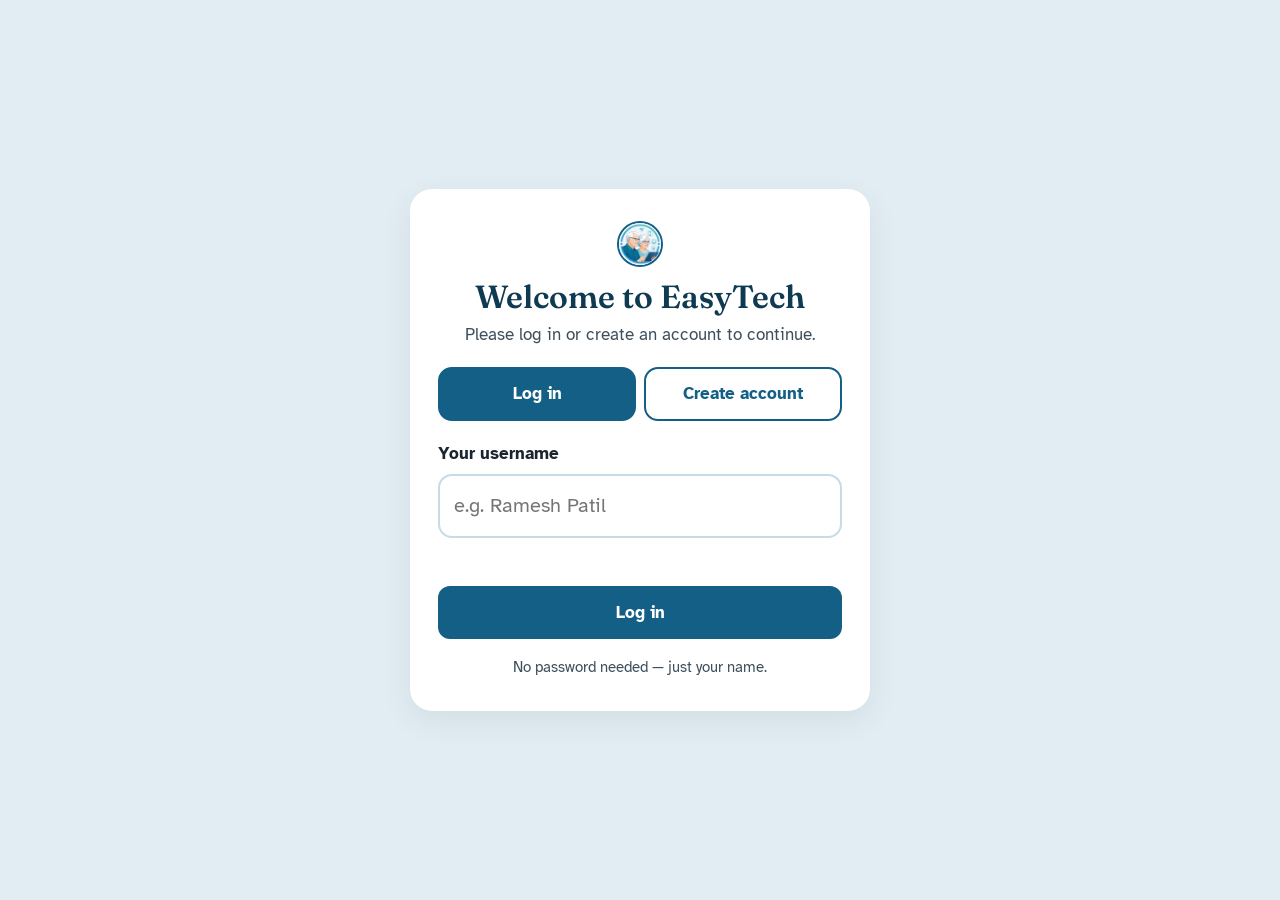
<file: index.html>
<!DOCTYPE html>
<html lang="en"><head><meta charset="UTF-8"><meta http-equiv="refresh" content="0; url=login.html"><title>EasyTech</title></head>
<body><a href="login.html">Continue to EasyTech</a></body></html>
</file>
<file: style.css>
/* ============================================================
   TechSaathi — style.css
   A senior-friendly redesign: high legibility, high contrast,
   large touch targets, calm color, no dead ends.
   ============================================================ */

@import url('https://fonts.googleapis.com/css2?family=Atkinson+Hyperlegible:ital,wght@0,400;0,700;1,400&family=Fraunces:opsz,wght@9..144,500;9..144,600&display=swap');

:root {
  /* --- Color tokens (matched to the brand-icon logo palette) --- */
  --teal-900: #0e3a52;
  --teal-700: #135f85;
  --teal-600: #2f8fb3;
  --sand-50:  #f3f8fb;
  --sand-100: #e2edf3;
  --sand-200: #c7dbe6;
  --ink-900:  #1a2530;
  --ink-700:  #3d4f5c;
  --white:    #ffffff;
  --amber-500:#e2a33d;
  --amber-600:#c9861f;
  --coral-600:#c0392b;
  --coral-700:#9c2d21;
  --focus:    #1a56db;

  /* --- Type scale (rem, base resized by accessibility control) --- */
  --step-0: 1.05rem;
  --step-1: 1.25rem;
  --step-2: 1.6rem;
  --step-3: 2rem;
  --step-4: 2.6rem;

  --radius-md: 14px;
  --radius-lg: 22px;
  --shadow-soft: 0 10px 30px rgba(11, 61, 49, 0.08);
  --shadow-card: 0 6px 18px rgba(28, 38, 34, 0.08);

  --font-body: 'Atkinson Hyperlegible', Arial, sans-serif;
  --font-display: 'Fraunces', Georgia, serif;
}

/* Root font size is scaled by the on-page text-size control */
html {
  font-size: 100%;
}

html.text-lg { font-size: 118%; }
html.text-xl { font-size: 134%; }

/* High-contrast mode */
html.contrast {
  --sand-50: #ffffff;
  --sand-100: #ffffff;
  --sand-200: #000000;
  --ink-900: #000000;
  --ink-700: #000000;
  --teal-700: #003a54;
  --teal-600: #003a54;
  --amber-500: #8a5b00;
  --coral-600: #a3001e;
}

* {
  margin: 0;
  padding: 0;
  box-sizing: border-box;
}

body {
  font-family: var(--font-body);
  background: var(--sand-50);
  color: var(--ink-900);
  line-height: 1.6;
  font-size: var(--step-0);
}

img { max-width: 100%; display: block; }

a { color: inherit; }

h1, h2, h3 { font-family: var(--font-display); color: var(--teal-900); line-height: 1.15; font-weight: 600; }
h1 { font-size: var(--step-4); }
h2 { font-size: var(--step-3); }
h3 { font-size: var(--step-2); }

p { font-size: var(--step-0); color: var(--ink-700); }

.container {
  max-width: 1180px;
  margin: 0 auto;
  padding: 0 24px;
}

/* Respect reduced motion */
@media (prefers-reduced-motion: reduce) {
  * { animation-duration: 0.001ms !important; animation-iteration-count: 1 !important; transition-duration: 0.001ms !important; }
}

/* Strong, visible focus ring everywhere — essential for keyboard & low-vision users */
a:focus-visible,
button:focus-visible,
input:focus-visible,
textarea:focus-visible {
  outline: 3px solid var(--focus);
  outline-offset: 3px;
  border-radius: 6px;
}

/* Skip link */
.skip-link {
  position: absolute;
  left: -999px;
  top: auto;
  background: var(--teal-900);
  color: #fff;
  padding: 14px 20px;
  z-index: 2000;
  border-radius: 0 0 10px 0;
  font-weight: 700;
}
.skip-link:focus {
  left: 0;
  top: 0;
}

/* ============================================================
   Accessibility bar
   ============================================================ */
.a11y-bar {
  background: var(--teal-900);
  color: #fff;
  font-size: 0.9rem;
}
.a11y-bar .container {
  display: flex;
  align-items: center;
  justify-content: flex-end;
  gap: 10px;
  padding-top: 8px;
  padding-bottom: 8px;
  flex-wrap: wrap;
}
.a11y-bar span.a11y-label {
  margin-right: auto;
  font-weight: 700;
  letter-spacing: 0.02em;
}
.a11y-btn {
  background: rgba(255,255,255,0.12);
  border: 1px solid rgba(255,255,255,0.4);
  color: #fff;
  font-family: var(--font-body);
  font-weight: 700;
  padding: 6px 14px;
  border-radius: 8px;
  cursor: pointer;
  font-size: 0.95rem;
  min-height: 40px;
}
.a11y-btn:hover { background: rgba(255,255,255,0.25); }
.a11y-btn[aria-pressed="true"] { background: var(--amber-500); border-color: var(--amber-500); color: var(--ink-900); }

/* ============================================================
   Header / Navigation
   ============================================================ */
#header {
  position: sticky;
  top: 0;
  z-index: 999;
  background: var(--sand-50);
  border-bottom: 1px solid var(--sand-200);
}
#header .container {
  display: flex;
  align-items: center;
  justify-content: space-between;
  padding-top: 14px;
  padding-bottom: 14px;
  gap: 16px;
}

.brand {
  display: flex;
  align-items: center;
  gap: 12px;
  text-decoration: none;
  min-height: 44px;
}
.brand-mark {
  width: 46px;
  height: 46px;
  border-radius: 50%;
  flex-shrink: 0;
  object-fit: cover;
  border: 2px solid var(--teal-700);
  background: var(--sand-100);
}
footer .brand-mark { border-color: rgba(255,255,255,0.5); }
.brand-name {
  font-family: var(--font-display);
  font-weight: 600;
  font-size: 1.5rem;
  color: var(--teal-900);
  line-height: 1.1;
}
.brand-name small {
  display: block;
  font-family: var(--font-body);
  font-weight: 400;
  font-size: 0.72rem;
  color: var(--ink-700);
  letter-spacing: 0.08em;
  text-transform: uppercase;
}

.nav-toggle {
  display: none;
  background: var(--teal-700);
  color: #fff;
  border: none;
  border-radius: 10px;
  padding: 10px 14px;
  font-size: 1rem;
  font-weight: 700;
  cursor: pointer;
  min-height: 48px;
}

#navbar {
  display: flex;
  align-items: center;
  gap: 6px;
  list-style: none;
}

#navbar a {
  display: inline-block;
  text-decoration: none;
  font-weight: 700;
  font-size: 1.05rem;
  color: var(--ink-900);
  padding: 12px 18px;
  border-radius: 10px;
  min-height: 44px;
}

#navbar a:hover { background: var(--sand-100); }
#navbar a.active { background: var(--teal-700); color: #fff; }

/* ============================================================
   Buttons (shared)
   ============================================================ */
.btn {
  display: inline-flex;
  align-items: center;
  justify-content: center;
  gap: 10px;
  font-family: var(--font-body);
  font-weight: 700;
  font-size: 1.05rem;
  padding: 14px 26px;
  border-radius: 12px;
  border: 2px solid transparent;
  cursor: pointer;
  text-decoration: none;
  min-height: 52px;
  transition: transform 0.15s ease, box-shadow 0.15s ease;
}
.btn:hover { transform: translateY(-2px); box-shadow: var(--shadow-card); }
.btn-primary { background: var(--teal-700); color: #fff; }
.btn-primary:hover { background: var(--teal-600); }
.btn-outline { background: transparent; border-color: var(--teal-700); color: var(--teal-900); }
.btn-outline:hover { background: var(--teal-700); color: #fff; }
.btn-coral { background: var(--coral-600); color: #fff; }
.btn-coral:hover { background: var(--coral-700); }

/* ============================================================
   Hero
   ============================================================ */
.hero {
  background: linear-gradient(180deg, var(--sand-100) 0%, var(--sand-50) 100%);
  padding: 56px 0 48px;
  border-bottom: 1px solid var(--sand-200);
}
.hero .container {
  display: grid;
  grid-template-columns: 1.1fr 0.9fr;
  gap: 40px;
  align-items: center;
}
.hero-eyebrow {
  display: inline-block;
  background: var(--teal-700);
  color: #fff;
  font-weight: 700;
  font-size: 0.85rem;
  letter-spacing: 0.08em;
  text-transform: uppercase;
  padding: 6px 14px;
  border-radius: 999px;
  margin-bottom: 16px;
}
.hero h1 { margin-bottom: 16px; }
.hero p.lead { font-size: 1.2rem; max-width: 46ch; margin-bottom: 26px; }
.hero-actions { display: flex; gap: 14px; flex-wrap: wrap; }

.hero-panel {
  background: var(--white);
  border: 1px solid var(--sand-200);
  border-radius: var(--radius-lg);
  padding: 26px;
  box-shadow: var(--shadow-soft);
}
.hero-panel h3 { font-size: 1.2rem; margin-bottom: 12px; }
.hero-panel ul { list-style: none; display: grid; gap: 10px; }
.hero-panel li {
  display: flex;
  align-items: flex-start;
  gap: 10px;
  font-size: 1rem;
  color: var(--ink-700);
}
.hero-panel li .dot {
  width: 10px; height: 10px; border-radius: 50%;
  background: var(--amber-500); margin-top: 7px; flex-shrink: 0;
}

/* ============================================================
   Sections / Cards
   ============================================================ */
.section {
  padding: 52px 0;
}
.section-alt { background: var(--sand-100); }

.section-head { text-align: center; max-width: 720px; margin: 0 auto 34px; }
.section-head h2 { margin-bottom: 10px; }
.section-head p { font-size: 1.1rem; }

.card-grid {
  display: grid;
  grid-template-columns: repeat(4, 1fr);
  gap: 22px;
}

.card-link {
  display: block;
  text-decoration: none;
  color: inherit;
  background: var(--white);
  border: 1px solid var(--sand-200);
  border-radius: var(--radius-lg);
  overflow: hidden;
  box-shadow: var(--shadow-card);
  transition: transform 0.18s ease, box-shadow 0.18s ease, border-color 0.18s ease;
}
.card-link:hover,
.card-link:focus-visible {
  transform: translateY(-6px);
  box-shadow: 0 16px 30px rgba(11,61,49,0.15);
  border-color: var(--teal-600);
}
.card-media {
  width: 100%;
  aspect-ratio: 4 / 3;
  overflow: hidden;
  background: var(--sand-100);
}
.card-media img { width: 100%; height: 100%; object-fit: cover; }
.card-body { padding: 18px 18px 22px; }
.card-body h3 {
  font-family: var(--font-body);
  font-size: 1.15rem;
  color: var(--ink-900);
  margin-bottom: 6px;
}
.card-body p { font-size: 0.95rem; margin: 0; }
.card-tag {
  display: inline-block;
  font-size: 0.78rem;
  font-weight: 700;
  color: var(--teal-700);
  letter-spacing: 0.04em;
  text-transform: uppercase;
  margin-bottom: 8px;
}

.card-link.card-emergency {
  border-color: var(--coral-600);
  background: #fff6f5;
}
.card-link.card-emergency .card-tag { color: var(--coral-600); }
.card-link.card-emergency:hover { border-color: var(--coral-700); }

/* ============================================================
   Emergency numbers page
   ============================================================ */
.numbers-intro {
  background: var(--white);
  border: 1px solid var(--sand-200);
  border-left: 8px solid var(--coral-600);
  border-radius: var(--radius-md);
  padding: 20px 24px;
  margin-bottom: 34px;
}
.numbers-intro p { margin: 0; font-size: 1.05rem; }

.numbers-group { margin-bottom: 40px; }
.numbers-group h2 {
  font-size: 1.5rem;
  margin-bottom: 6px;
  display: flex;
  align-items: center;
  gap: 10px;
}
.numbers-group .group-sub { margin-bottom: 18px; font-size: 1rem; }

.numbers-list {
  list-style: none;
  display: grid;
  grid-template-columns: repeat(2, 1fr);
  gap: 14px;
}

.number-card {
  display: flex;
  align-items: center;
  gap: 16px;
  background: var(--white);
  border: 1px solid var(--sand-200);
  border-radius: var(--radius-md);
  padding: 14px 16px;
  text-decoration: none;
  color: var(--ink-900);
  box-shadow: var(--shadow-card);
  transition: transform 0.15s ease, box-shadow 0.15s ease;
}
.number-card:hover, .number-card:focus-visible {
  transform: translateY(-3px);
  box-shadow: 0 12px 22px rgba(28,38,34,0.12);
}
.number-card .call-icon {
  flex-shrink: 0;
  width: 48px;
  height: 48px;
  border-radius: 50%;
  background: var(--teal-700);
  color: #fff;
  display: flex;
  align-items: center;
  justify-content: center;
}
.number-card .call-icon svg { width: 22px; height: 22px; }
.number-card .num { font-size: 1.4rem; font-weight: 700; color: var(--teal-900); display: block; }
.number-card .label { font-size: 0.95rem; color: var(--ink-700); display: block; }
.number-card.urgent .call-icon { background: var(--coral-600); }
.number-card.urgent .num { color: var(--coral-700); }
.number-card .tap-hint {
  margin-left: auto;
  font-size: 0.78rem;
  font-weight: 700;
  color: var(--teal-700);
  white-space: nowrap;
}

/* ============================================================
   About page
   ============================================================ */
.about-section { padding: 52px 0; }
.about-container {
  display: grid;
  grid-template-columns: 0.85fr 1.15fr;
  gap: 44px;
  align-items: center;
  background: var(--white);
  border: 1px solid var(--sand-200);
  border-radius: var(--radius-lg);
  padding: 36px;
  box-shadow: var(--shadow-soft);
}
.about-image img { border-radius: var(--radius-md); }
.about-text h1 { margin-bottom: 18px; }
.about-text p { margin-bottom: 16px; font-size: 1.08rem; }
.about-goals {
  margin-top: 22px;
  display: grid;
  gap: 12px;
}
.about-goals .goal {
  display: flex;
  gap: 12px;
  align-items: flex-start;
  background: var(--sand-100);
  border-radius: 12px;
  padding: 12px 16px;
}
.about-goals .goal svg { flex-shrink: 0; width: 24px; height: 24px; color: var(--teal-700); margin-top: 3px; }
.about-goals .goal strong { display: block; color: var(--ink-900); }

/* ============================================================
   Contact page
   ============================================================ */
.contact-section { padding: 52px 0; }
.contact-grid {
  display: grid;
  grid-template-columns: 1fr 1.2fr;
  gap: 34px;
}
.contact-info {
  background: var(--teal-900);
  color: #fff;
  border-radius: var(--radius-lg);
  padding: 32px;
}
.contact-info h2 { color: #fff; margin-bottom: 12px; }
.contact-info p { color: rgba(255,255,255,0.85); }
.contact-info .info-row {
  display: flex;
  gap: 12px;
  align-items: flex-start;
  margin-top: 20px;
}
.contact-info .info-row svg { width: 24px; height: 24px; flex-shrink: 0; margin-top: 2px; }
.contact-info .info-row strong { display: block; }
.contact-info .info-row span { color: rgba(255,255,255,0.85); font-size: 0.95rem; }

.contact-form-container { padding: 0; display: block; }
.contact-form {
  background: var(--white);
  border: 1px solid var(--sand-200);
  border-radius: var(--radius-lg);
  padding: 32px;
  box-shadow: var(--shadow-soft);
  max-width: none;
  width: 100%;
}
.contact-form h2 { margin-bottom: 6px; }
.contact-form > p { margin-bottom: 22px; }

.form-group { margin-bottom: 18px; text-align: left; }
.form-group label {
  display: block;
  margin-bottom: 6px;
  font-weight: 700;
  color: var(--ink-900);
  font-size: 1rem;
}
.form-group input,
.form-group textarea {
  width: 100%;
  padding: 13px 14px;
  border: 2px solid var(--sand-200);
  border-radius: 10px;
  font-size: 1.05rem;
  font-family: var(--font-body);
  background: var(--sand-50);
}
.form-group input:focus,
.form-group textarea:focus {
  border-color: var(--teal-700);
  outline: none;
  background: #fff;
}
.form-group textarea { resize: vertical; min-height: 120px; }
.form-note { font-size: 0.85rem; color: var(--ink-700); margin-top: -6px; margin-bottom: 18px; }

.form-success {
  display: none;
  background: #eaf7ef;
  border: 2px solid var(--teal-600);
  color: var(--teal-900);
  border-radius: 12px;
  padding: 16px 18px;
  margin-bottom: 20px;
  font-weight: 700;
}
.form-success.show { display: block; }

/* ============================================================
   Footer
   ============================================================ */
footer {
  background: var(--teal-900);
  color: #fff;
  padding: 44px 0 24px;
  margin-top: 20px;
}
footer .footer-grid {
  display: grid;
  grid-template-columns: 1.3fr 1fr 1fr;
  gap: 34px;
}
footer h4 { color: #fff; font-size: 1.05rem; margin-bottom: 14px; }
footer p { color: rgba(255,255,255,0.78); font-size: 0.95rem; margin-bottom: 8px; }
footer a {
  display: block;
  color: rgba(255,255,255,0.85);
  text-decoration: none;
  font-size: 0.95rem;
  margin-bottom: 10px;
  width: fit-content;
}
footer a:hover { color: var(--amber-500); }
footer .footer-brand { display: flex; align-items: center; gap: 10px; margin-bottom: 14px; }
footer .footer-brand .brand-mark { background: rgba(255,255,255,0.15); }
footer .footer-brand span { font-family: var(--font-display); font-size: 1.3rem; font-weight: 600; }
.footer-bottom {
  border-top: 1px solid rgba(255,255,255,0.15);
  margin-top: 30px;
  padding-top: 18px;
  text-align: center;
  font-size: 0.85rem;
  color: rgba(255,255,255,0.65);
}

/* ============================================================
   Responsive
   ============================================================ */
@media (max-width: 960px) {
  .hero .container { grid-template-columns: 1fr; }
  .card-grid { grid-template-columns: repeat(2, 1fr); }
  .about-container { grid-template-columns: 1fr; padding: 24px; }
  .contact-grid { grid-template-columns: 1fr; }
  footer .footer-grid { grid-template-columns: 1fr 1fr; }
}

@media (max-width: 720px) {
  .nav-toggle { display: inline-flex; align-items: center; gap: 8px; }
  #navbar {
    position: absolute;
    top: 100%;
    left: 0;
    right: 0;
    background: var(--sand-50);
    border-bottom: 1px solid var(--sand-200);
    flex-direction: column;
    align-items: stretch;
    padding: 10px 24px 18px;
    gap: 4px;
    display: none;
  }
  #navbar.open { display: flex; }
  #navbar a { width: 100%; }
  #header .container { position: relative; flex-wrap: wrap; }
  .a11y-bar .container { justify-content: center; }
  .a11y-bar span.a11y-label { margin-right: 0; width: 100%; text-align: center; margin-bottom: 4px; }
  .numbers-list { grid-template-columns: 1fr; }
  footer .footer-grid { grid-template-columns: 1fr; }
  h1 { font-size: 2rem; }
  h2 { font-size: 1.6rem; }
}

@media (max-width: 520px) {
  .card-grid { grid-template-columns: 1fr; }
}

/* ---------- Login / visitors ---------- */
.auth-wrap { min-height: 100vh; display: flex; align-items: center; justify-content: center; padding: 24px; background: var(--sand-100); }
.auth-card { width: 100%; max-width: 460px; background: var(--white); border-radius: var(--radius-lg); box-shadow: var(--shadow-soft); padding: 32px 28px; text-align: center; }
.auth-card h1 { font-family: var(--font-display); font-size: var(--step-3); color: var(--teal-900); margin-bottom: 6px; }
.auth-sub, .auth-hint { color: var(--ink-700); margin-bottom: 18px; }
.auth-hint { margin: 16px 0 0; font-size: .95rem; }
.auth-tabs { display: flex; gap: 8px; margin-bottom: 20px; }
.auth-tabs button { flex: 1; padding: 12px; font: inherit; font-weight: 700; border: 2px solid var(--teal-700); background: var(--white); color: var(--teal-700); border-radius: var(--radius-md); cursor: pointer; }
.auth-tabs button[aria-selected="true"] { background: var(--teal-700); color: var(--white); }
.auth-card form { text-align: left; }
.auth-card label { display: block; font-weight: 700; margin-bottom: 6px; }
.auth-card input { width: 100%; padding: 14px; font: inherit; font-size: var(--step-1); border: 2px solid var(--sand-200); border-radius: var(--radius-md); margin-bottom: 12px; }
.auth-msg { min-height: 1.4em; color: var(--coral-700); font-weight: 700; margin-bottom: 12px; }
.auth-who { margin-left: auto; font-weight: 700; }
.stat-row { display: grid; grid-template-columns: repeat(auto-fit, minmax(160px, 1fr)); gap: 16px; margin-bottom: 28px; }
.stat { background: var(--white); border-radius: var(--radius-md); box-shadow: var(--shadow-card); padding: 18px; text-align: center; }
.stat strong { display: block; font-size: var(--step-4); color: var(--teal-700); }
.tbl-title { margin: 24px 0 10px; }
.tbl-wrap { overflow-x: auto; background: var(--white); border-radius: var(--radius-md); box-shadow: var(--shadow-card); }
.tbl-wrap table { width: 100%; border-collapse: collapse; }
.tbl-wrap th, .tbl-wrap td { padding: 12px 14px; text-align: left; border-bottom: 1px solid var(--sand-100); }
.tbl-wrap th { background: var(--teal-900); color: var(--white); }
</file>
